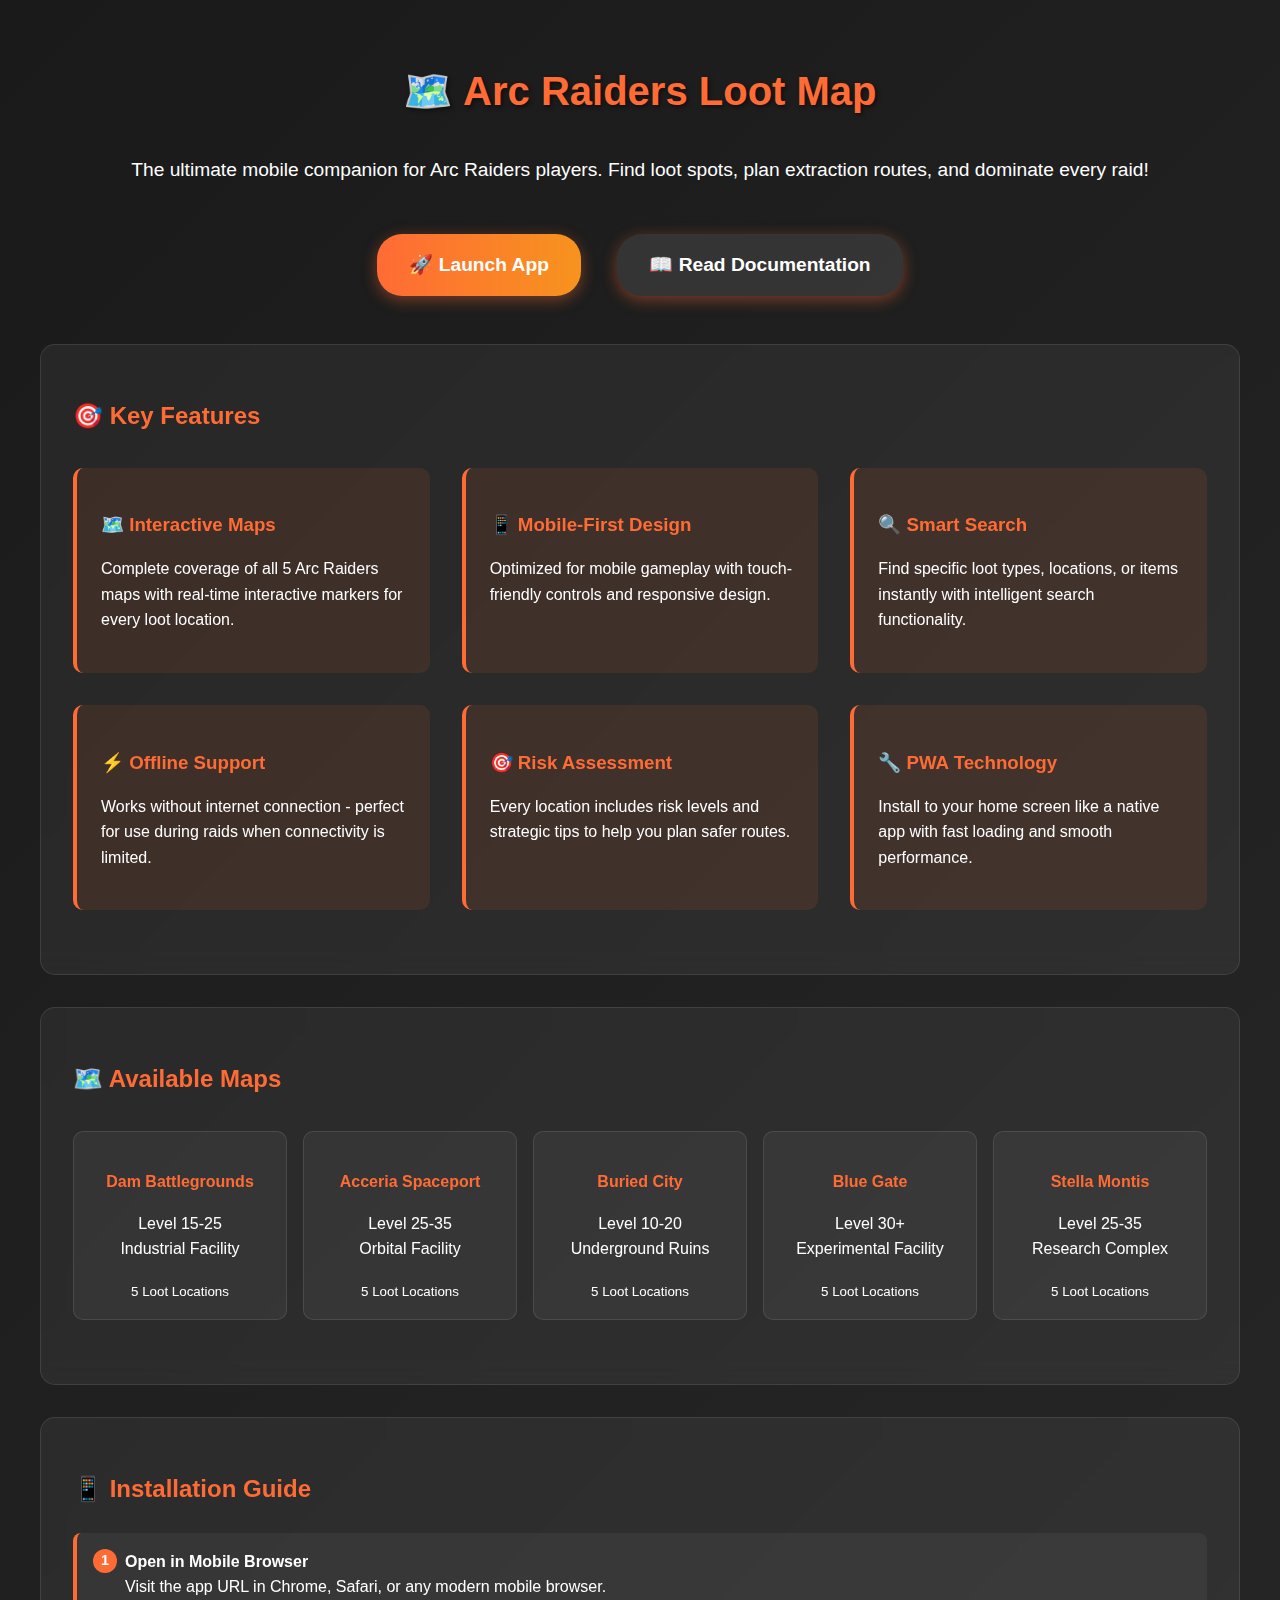
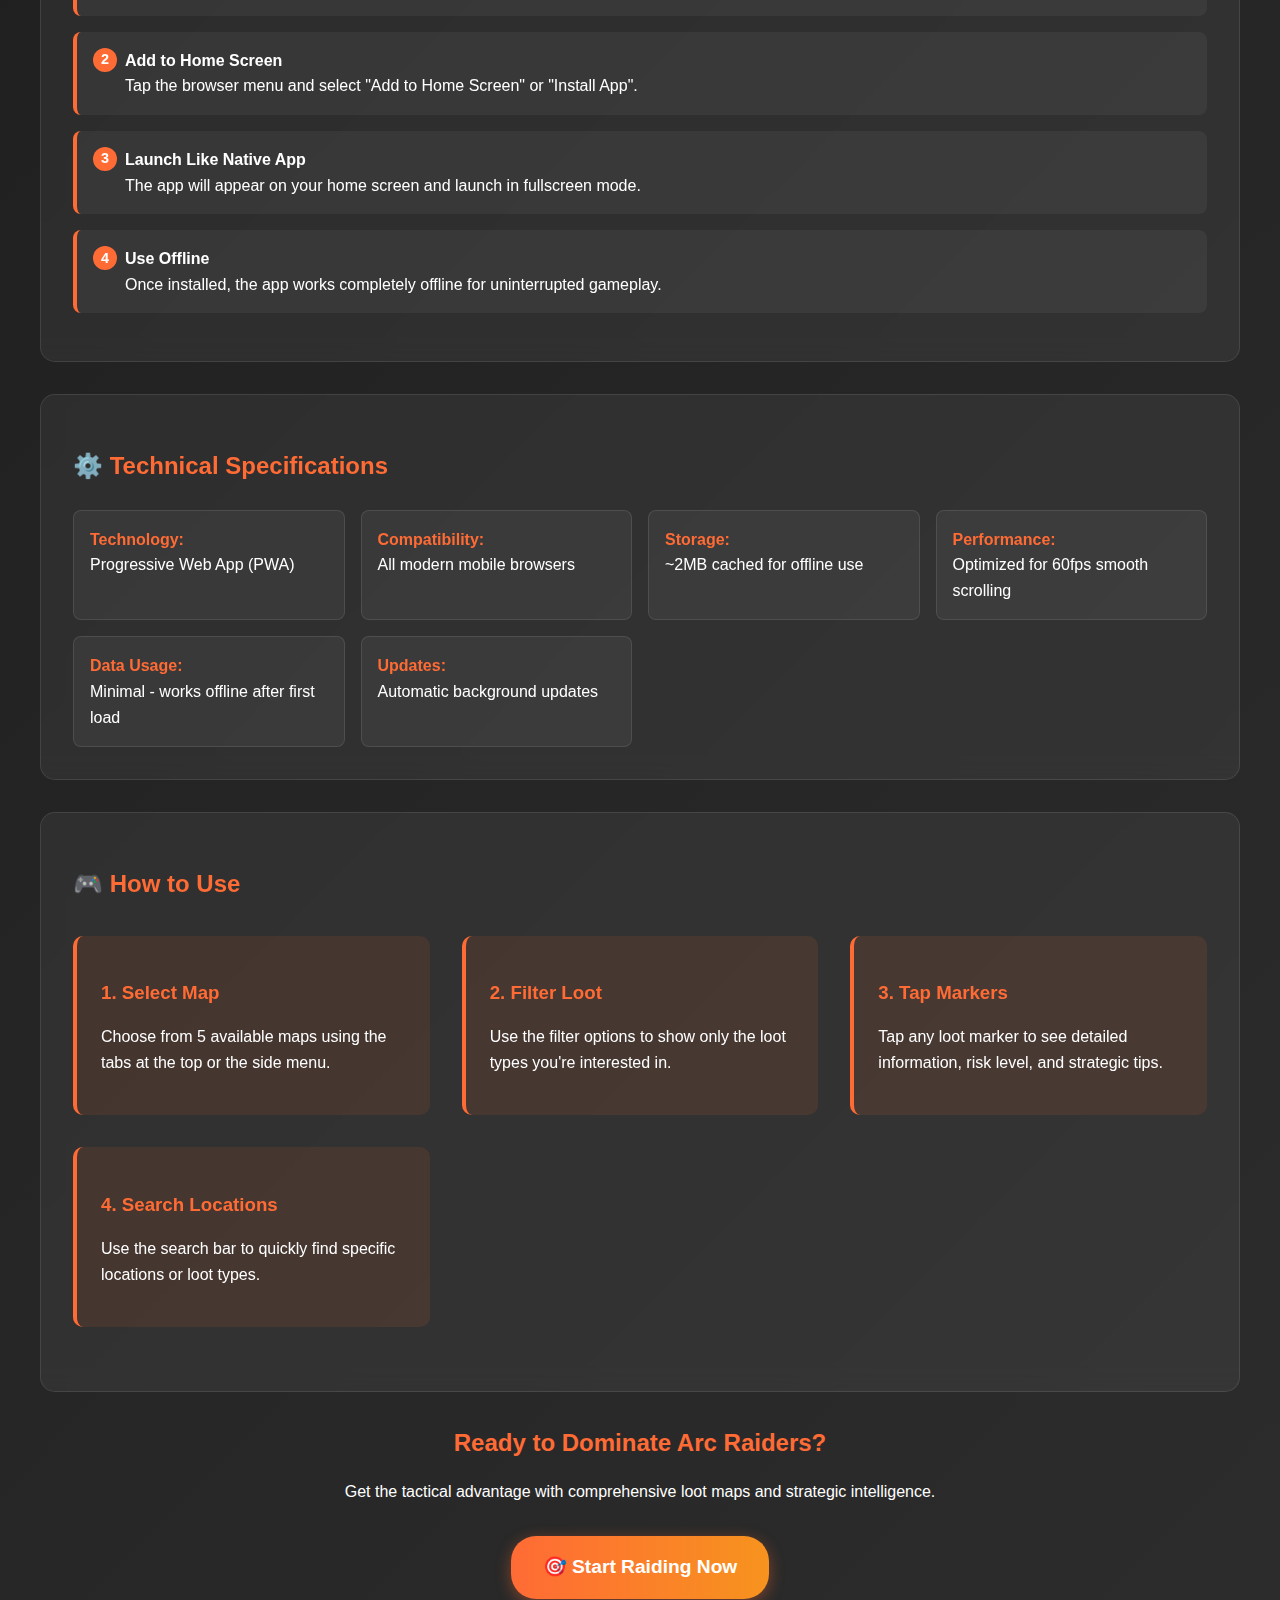
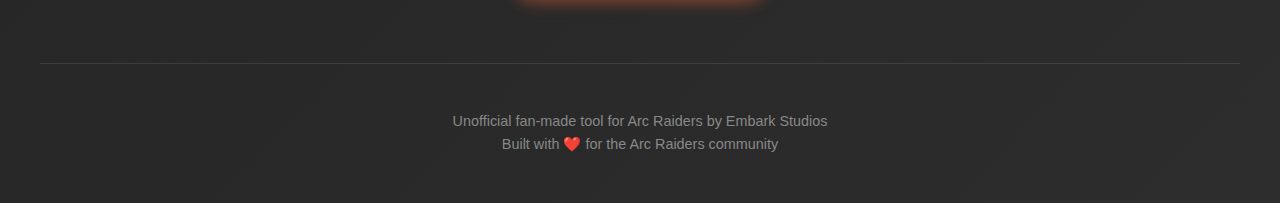
<file: demo.html>
<!DOCTYPE html>
<html lang="en">
<head>
    <meta charset="UTF-8">
    <meta name="viewport" content="width=device-width, initial-scale=1.0">
    <title>Arc Raiders Loot Map - Demo</title>
    <style>
        body {
            font-family: 'Segoe UI', Tahoma, Geneva, Verdana, sans-serif;
            background: linear-gradient(135deg, #1a1a1a 0%, #2d2d2d 100%);
            color: #ffffff;
            margin: 0;
            padding: 2rem;
            line-height: 1.6;
        }
        .container {
            max-width: 1200px;
            margin: 0 auto;
        }
        h1 {
            color: #ff6b35;
            text-align: center;
            font-size: 2.5rem;
            margin-bottom: 2rem;
            text-shadow: 2px 2px 4px rgba(0, 0, 0, 0.5);
        }
        .demo-section {
            background: rgba(255, 255, 255, 0.05);
            border-radius: 15px;
            padding: 2rem;
            margin-bottom: 2rem;
            backdrop-filter: blur(10px);
            border: 1px solid rgba(255, 255, 255, 0.1);
        }
        .feature-grid {
            display: grid;
            grid-template-columns: repeat(auto-fit, minmax(300px, 1fr));
            gap: 2rem;
            margin: 2rem 0;
        }
        .feature-card {
            background: rgba(255, 107, 53, 0.1);
            border-radius: 10px;
            padding: 1.5rem;
            border-left: 4px solid #ff6b35;
        }
        .feature-card h3 {
            color: #ff6b35;
            margin-bottom: 1rem;
        }
        .app-preview {
            text-align: center;
            margin: 2rem 0;
        }
        .launch-button {
            display: inline-block;
            background: linear-gradient(90deg, #ff6b35 0%, #f7931e 100%);
            color: white;
            text-decoration: none;
            padding: 1rem 2rem;
            border-radius: 25px;
            font-weight: bold;
            font-size: 1.2rem;
            box-shadow: 0 4px 15px rgba(255, 107, 53, 0.4);
            transition: all 0.3s ease;
            margin: 1rem;
        }
        .launch-button:hover {
            transform: translateY(-2px);
            box-shadow: 0 6px 20px rgba(255, 107, 53, 0.6);
        }
        .tech-specs {
            display: grid;
            grid-template-columns: repeat(auto-fit, minmax(250px, 1fr));
            gap: 1rem;
        }
        .spec-item {
            background: rgba(255, 255, 255, 0.05);
            padding: 1rem;
            border-radius: 8px;
            border: 1px solid rgba(255, 255, 255, 0.1);
        }
        .spec-item strong {
            color: #ff6b35;
        }
        .map-showcase {
            display: grid;
            grid-template-columns: repeat(auto-fit, minmax(200px, 1fr));
            gap: 1rem;
            margin: 2rem 0;
        }
        .map-card {
            background: rgba(255, 255, 255, 0.05);
            border-radius: 10px;
            padding: 1rem;
            text-align: center;
            border: 1px solid rgba(255, 255, 255, 0.1);
        }
        .map-card h4 {
            color: #ff6b35;
            margin-bottom: 0.5rem;
        }
        .installation-steps {
            counter-reset: step-counter;
        }
        .installation-step {
            counter-increment: step-counter;
            background: rgba(255, 255, 255, 0.05);
            margin: 1rem 0;
            padding: 1rem;
            border-radius: 8px;
            border-left: 4px solid #ff6b35;
            position: relative;
            padding-left: 3rem;
        }
        .installation-step::before {
            content: counter(step-counter);
            position: absolute;
            left: 1rem;
            top: 1rem;
            background: #ff6b35;
            color: white;
            width: 1.5rem;
            height: 1.5rem;
            border-radius: 50%;
            display: flex;
            align-items: center;
            justify-content: center;
            font-weight: bold;
            font-size: 0.9rem;
        }
        @media (max-width: 768px) {
            body {
                padding: 1rem;
            }
            h1 {
                font-size: 2rem;
            }
            .feature-grid {
                grid-template-columns: 1fr;
            }
        }
    </style>
</head>
<body>
    <div class="container">
        <h1>🗺️ Arc Raiders Loot Map</h1>
        
        <div class="app-preview">
            <p style="font-size: 1.2rem; margin-bottom: 2rem;">
                The ultimate mobile companion for Arc Raiders players. Find loot spots, plan extraction routes, and dominate every raid!
            </p>
            <a href="index.html" class="launch-button">🚀 Launch App</a>
            <a href="README.md" class="launch-button" style="background: rgba(255, 255, 255, 0.1);">📖 Read Documentation</a>
        </div>

        <div class="demo-section">
            <h2 style="color: #ff6b35; margin-bottom: 1.5rem;">🎯 Key Features</h2>
            <div class="feature-grid">
                <div class="feature-card">
                    <h3>🗺️ Interactive Maps</h3>
                    <p>Complete coverage of all 5 Arc Raiders maps with real-time interactive markers for every loot location.</p>
                </div>
                <div class="feature-card">
                    <h3>📱 Mobile-First Design</h3>
                    <p>Optimized for mobile gameplay with touch-friendly controls and responsive design.</p>
                </div>
                <div class="feature-card">
                    <h3>🔍 Smart Search</h3>
                    <p>Find specific loot types, locations, or items instantly with intelligent search functionality.</p>
                </div>
                <div class="feature-card">
                    <h3>⚡ Offline Support</h3>
                    <p>Works without internet connection - perfect for use during raids when connectivity is limited.</p>
                </div>
                <div class="feature-card">
                    <h3>🎯 Risk Assessment</h3>
                    <p>Every location includes risk levels and strategic tips to help you plan safer routes.</p>
                </div>
                <div class="feature-card">
                    <h3>🔧 PWA Technology</h3>
                    <p>Install to your home screen like a native app with fast loading and smooth performance.</p>
                </div>
            </div>
        </div>

        <div class="demo-section">
            <h2 style="color: #ff6b35; margin-bottom: 1.5rem;">🗺️ Available Maps</h2>
            <div class="map-showcase">
                <div class="map-card">
                    <h4>Dam Battlegrounds</h4>
                    <p>Level 15-25<br>Industrial Facility</p>
                    <small>5 Loot Locations</small>
                </div>
                <div class="map-card">
                    <h4>Acceria Spaceport</h4>
                    <p>Level 25-35<br>Orbital Facility</p>
                    <small>5 Loot Locations</small>
                </div>
                <div class="map-card">
                    <h4>Buried City</h4>
                    <p>Level 10-20<br>Underground Ruins</p>
                    <small>5 Loot Locations</small>
                </div>
                <div class="map-card">
                    <h4>Blue Gate</h4>
                    <p>Level 30+<br>Experimental Facility</p>
                    <small>5 Loot Locations</small>
                </div>
                <div class="map-card">
                    <h4>Stella Montis</h4>
                    <p>Level 25-35<br>Research Complex</p>
                    <small>5 Loot Locations</small>
                </div>
            </div>
        </div>

        <div class="demo-section">
            <h2 style="color: #ff6b35; margin-bottom: 1.5rem;">📱 Installation Guide</h2>
            <div class="installation-steps">
                <div class="installation-step">
                    <strong>Open in Mobile Browser</strong><br>
                    Visit the app URL in Chrome, Safari, or any modern mobile browser.
                </div>
                <div class="installation-step">
                    <strong>Add to Home Screen</strong><br>
                    Tap the browser menu and select "Add to Home Screen" or "Install App".
                </div>
                <div class="installation-step">
                    <strong>Launch Like Native App</strong><br>
                    The app will appear on your home screen and launch in fullscreen mode.
                </div>
                <div class="installation-step">
                    <strong>Use Offline</strong><br>
                    Once installed, the app works completely offline for uninterrupted gameplay.
                </div>
            </div>
        </div>

        <div class="demo-section">
            <h2 style="color: #ff6b35; margin-bottom: 1.5rem;">⚙️ Technical Specifications</h2>
            <div class="tech-specs">
                <div class="spec-item">
                    <strong>Technology:</strong><br>
                    Progressive Web App (PWA)
                </div>
                <div class="spec-item">
                    <strong>Compatibility:</strong><br>
                    All modern mobile browsers
                </div>
                <div class="spec-item">
                    <strong>Storage:</strong><br>
                    ~2MB cached for offline use
                </div>
                <div class="spec-item">
                    <strong>Performance:</strong><br>
                    Optimized for 60fps smooth scrolling
                </div>
                <div class="spec-item">
                    <strong>Data Usage:</strong><br>
                    Minimal - works offline after first load
                </div>
                <div class="spec-item">
                    <strong>Updates:</strong><br>
                    Automatic background updates
                </div>
            </div>
        </div>

        <div class="demo-section">
            <h2 style="color: #ff6b35; margin-bottom: 1.5rem;">🎮 How to Use</h2>
            <div class="feature-grid">
                <div class="feature-card">
                    <h3>1. Select Map</h3>
                    <p>Choose from 5 available maps using the tabs at the top or the side menu.</p>
                </div>
                <div class="feature-card">
                    <h3>2. Filter Loot</h3>
                    <p>Use the filter options to show only the loot types you're interested in.</p>
                </div>
                <div class="feature-card">
                    <h3>3. Tap Markers</h3>
                    <p>Tap any loot marker to see detailed information, risk level, and strategic tips.</p>
                </div>
                <div class="feature-card">
                    <h3>4. Search Locations</h3>
                    <p>Use the search bar to quickly find specific locations or loot types.</p>
                </div>
            </div>
        </div>

        <div class="app-preview">
            <h2 style="color: #ff6b35; margin-bottom: 1rem;">Ready to Dominate Arc Raiders?</h2>
            <p>Get the tactical advantage with comprehensive loot maps and strategic intelligence.</p>
            <a href="index.html" class="launch-button">🎯 Start Raiding Now</a>
        </div>

        <div style="text-align: center; margin-top: 3rem; padding-top: 2rem; border-top: 1px solid rgba(255, 255, 255, 0.1);">
            <p style="color: #888; font-size: 0.9rem;">
                Unofficial fan-made tool for Arc Raiders by Embark Studios<br>
                Built with ❤️ for the Arc Raiders community
            </p>
        </div>
    </div>
</body>
</html>
</file>
